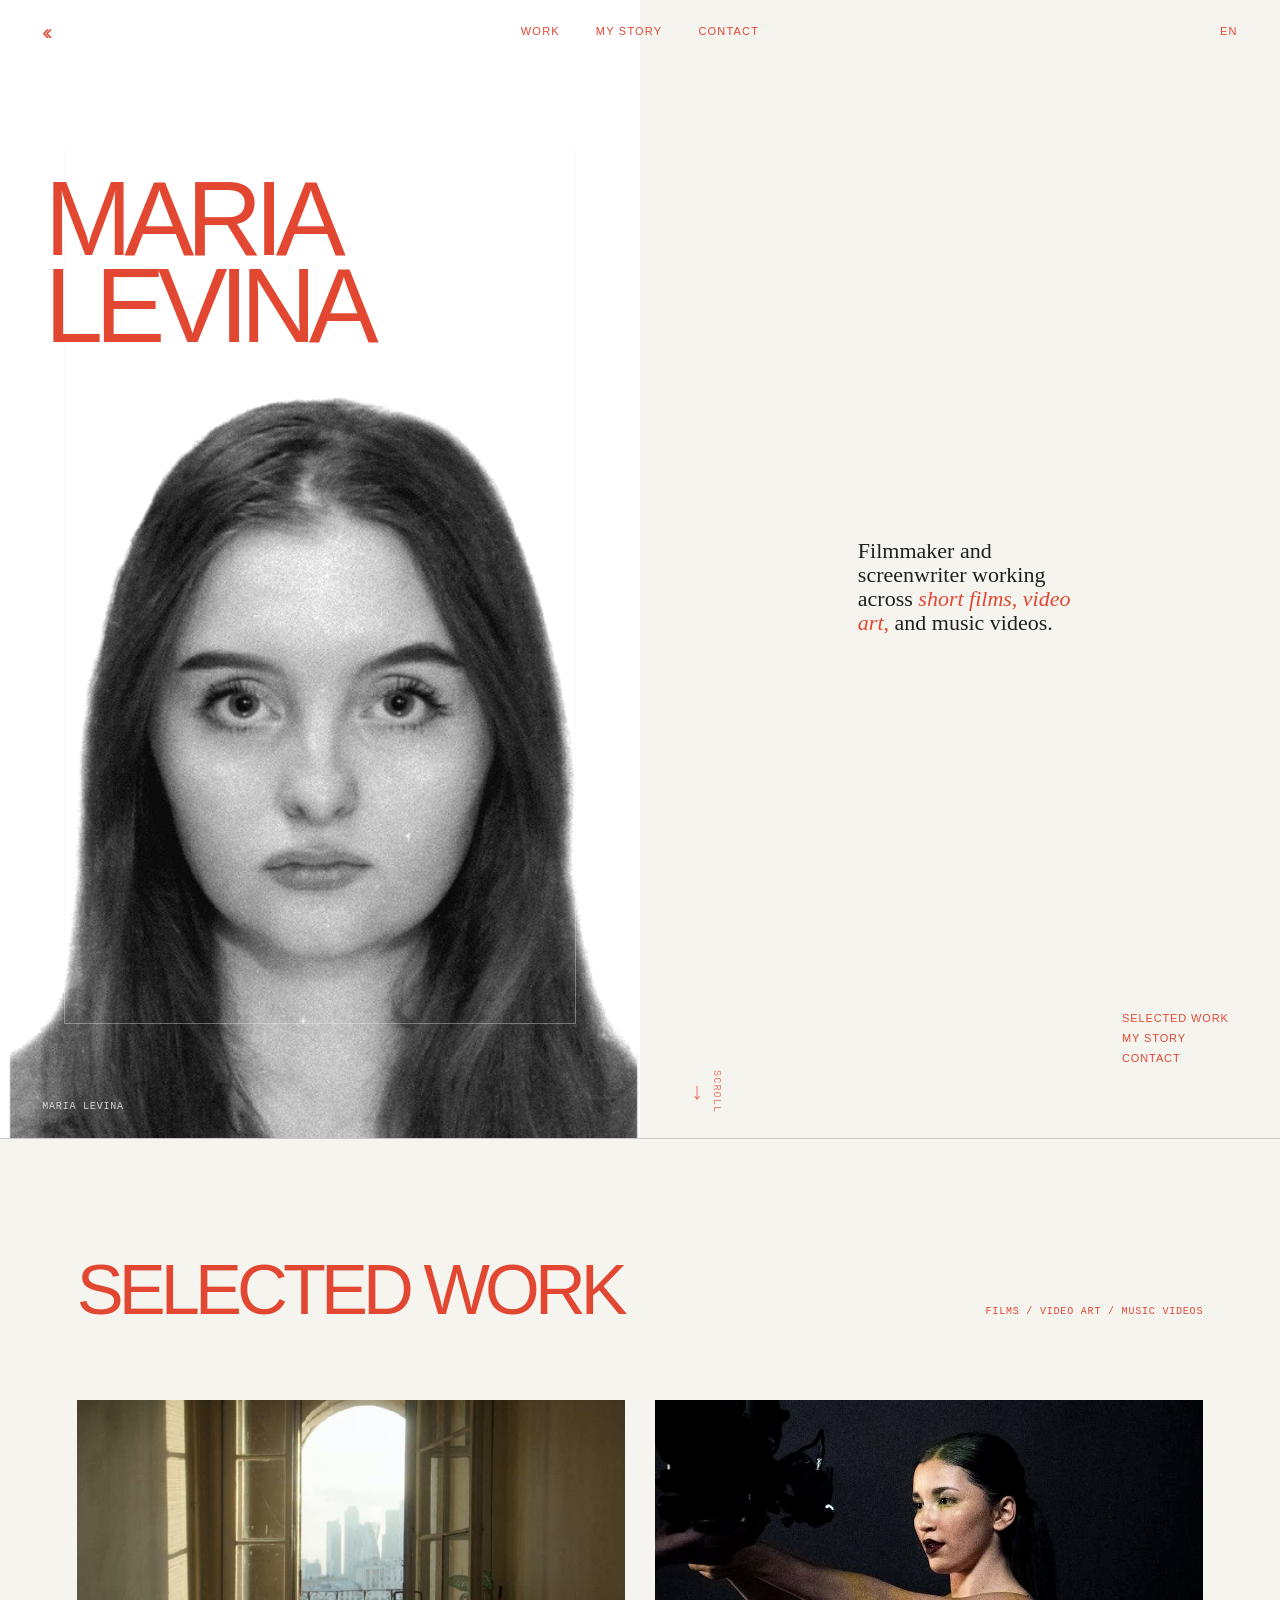
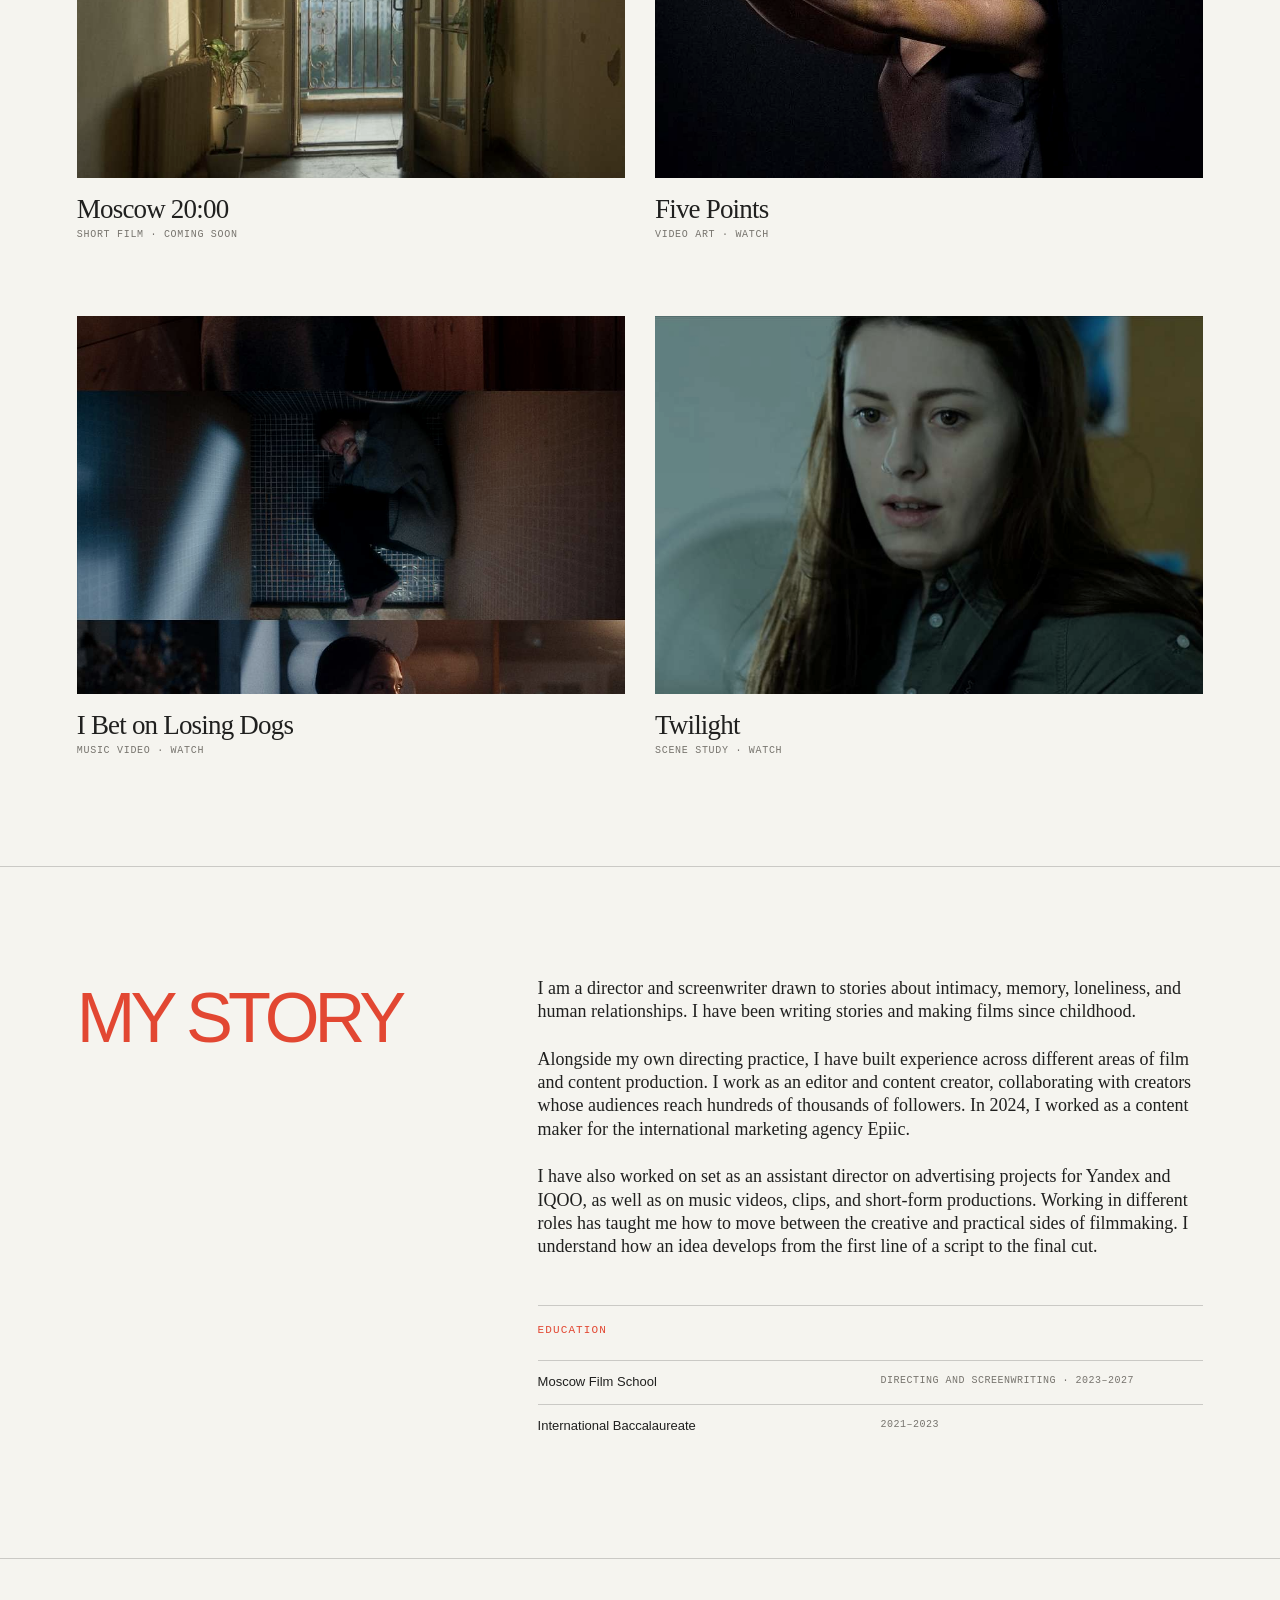
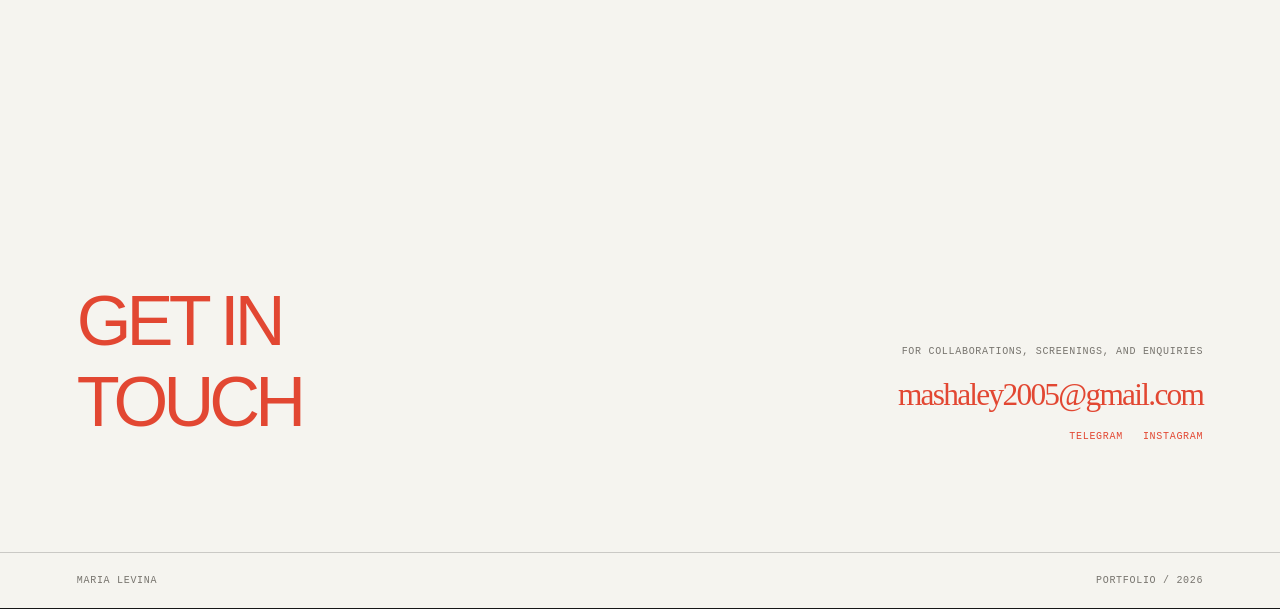
<file: index.html>
<!doctype html>
<html lang="en">
<head>
  <meta charset="utf-8">
  <meta name="viewport" content="width=device-width, initial-scale=1">
  <meta name="description" content="Maria Levina, filmmaker and screenwriter. Films, video art, music videos, and scene studies.">
  <title>Maria Levina — Filmmaker</title>
  <link rel="stylesheet" href="assets/portfolio.css">
</head>
<body>
  <div class="site-frame">
    <header class="topbar">
      <a class="mark" href="#top" aria-label="Maria Levina home">‹‹</a>
      <nav class="main-nav" aria-label="Main navigation">
        <a href="#work">Work</a><a href="#story">My story</a><a href="#contact">Contact</a>
      </nav>
      <a class="language" href="#" aria-label="English language">EN</a>
    </header>
    <main id="top">
      <section class="hero" aria-labelledby="hero-title">
        <div class="hero-visual"><img src="assets/maria-portrait.jpg" alt="Portrait of Maria Levina"></div>
        <div class="hero-copy">
          <h1 class="hero-title" id="hero-title">Maria<br>Levina</h1>
          <p class="hero-intro">Filmmaker and screenwriter working across <em>short films, video art,</em> and music videos.</p>
          <div class="scroll-indicator" aria-hidden="true"><span>SCROLL</span><span class="scroll-arrow">↓</span></div>
          <nav class="hero-links" aria-label="Quick links"><a href="#work">Selected work</a><a href="#story">My story</a><a href="#contact">Contact</a></nav>
        </div>
      </section>
      <section class="section" id="work" aria-labelledby="work-title">
        <div class="section-head"><h2 id="work-title">Selected work</h2><span>Films / video art / music videos</span></div>
        <div class="work-grid">
          <a class="project" href="projects/moscow-2000.html"><div class="project-visual"><img src="assets/p5-img1.jpeg" alt="Film still from Moscow 20:00"></div><h3>Moscow 20:00</h3><p>Short film · Coming soon</p></a>
          <a class="project" href="projects/five-points.html"><div class="project-visual"><img src="assets/p6-img3.jpeg" alt="Film still from Five Points"></div><h3>Five Points</h3><p>Video art · Watch</p></a>
          <a class="project" href="projects/i-bet-on-losing-dogs.html"><div class="project-visual"><img src="assets/p7-img1.jpeg" alt="Film still from I Bet on Losing Dogs"></div><h3>I Bet on Losing Dogs</h3><p>Music video · Watch</p></a>
          <a class="project" href="projects/twilight.html"><div class="project-visual"><img src="assets/p9-img1.jpeg" alt="Film still from Twilight"></div><h3>Twilight</h3><p>Scene study · Watch</p></a>
        </div>
      </section>
      <section class="section story" id="story" aria-labelledby="story-title"><div><h2 id="story-title">My story</h2></div><div class="story-copy"><p>I am a director and screenwriter drawn to stories about intimacy, memory, loneliness, and human relationships. I have been writing stories and making films since childhood.</p><p>Alongside my own directing practice, I have built experience across different areas of film and content production. I work as an editor and content creator, collaborating with creators whose audiences reach hundreds of thousands of followers. In 2024, I worked as a content maker for the international marketing agency Epiic.</p><p>I have also worked on set as an assistant director on advertising projects for Yandex and IQOO, as well as on music videos, clips, and short-form productions. Working in different roles has taught me how to move between the creative and practical sides of filmmaking. I understand how an idea develops from the first line of a script to the final cut.</p><div class="education"><p class="education-label">Education</p><div><strong>Moscow Film School</strong><span>Directing and Screenwriting · 2023–2027</span></div><div><strong>International Baccalaureate</strong><span>2021–2023</span></div></div></div></section>
      <section class="section contact" id="contact" aria-labelledby="contact-title"><div><h2 id="contact-title">Get in<br>touch</h2></div><div class="contact-details"><p>For collaborations, screenings, and enquiries</p><a class="email" href="mailto:mashaley2005@gmail.com">mashaley2005@gmail.com</a><div class="socials"><a href="https://t.me/mashaleyyyyy">Telegram</a><a href="https://www.instagram.com/mashaleyyyyy/" target="_blank" rel="noopener">Instagram</a></div></div></section>
    </main>
    <footer><span>Maria Levina</span><span>Portfolio / 2026</span></footer>
  </div>
</body>
</html>
</file>
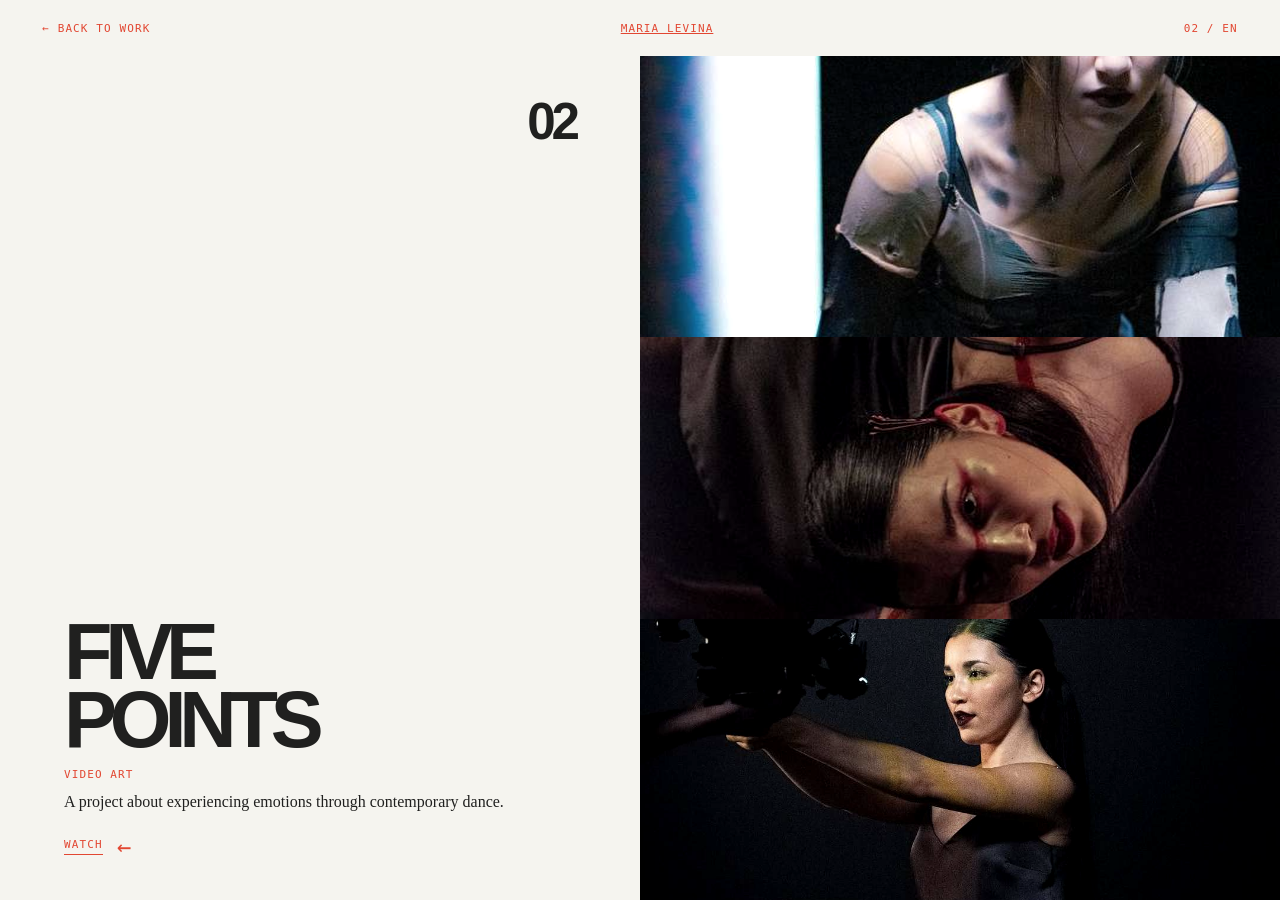
<file: projects/five-points.html>
<!doctype html>
<html lang="en"><head><meta charset="utf-8"><meta name="viewport" content="width=device-width, initial-scale=1"><title>Five Points — Maria Levina</title><link rel="stylesheet" href="../assets/portfolio.css"></head><body><div class="project-page five-points-page"><header class="project-header"><a class="back-link" href="../index.html#work">← Back to work</a><a href="../index.html">Maria Levina</a><span>02 / EN</span></header><main class="project-layout"><section class="project-info"><span class="project-number">02</span><div><h1>Five<br>Points</h1><p class="project-type">Video art</p><p class="project-description">A project about experiencing emotions through contemporary dance.</p><a class="watch-link" href="https://disk.yandex.ru/i/bUuNhQfCQoHjyQ" target="_blank" rel="noopener"><span>Watch</span></a></div></section><section class="project-images"><img src="../assets/p6-img1.jpeg" alt="Film still from Five Points"><img src="../assets/p6-img2.jpeg" alt="Film still from Five Points"><img src="../assets/p6-img3.jpeg" alt="Film still from Five Points"></section></main></div></body></html>
</file>
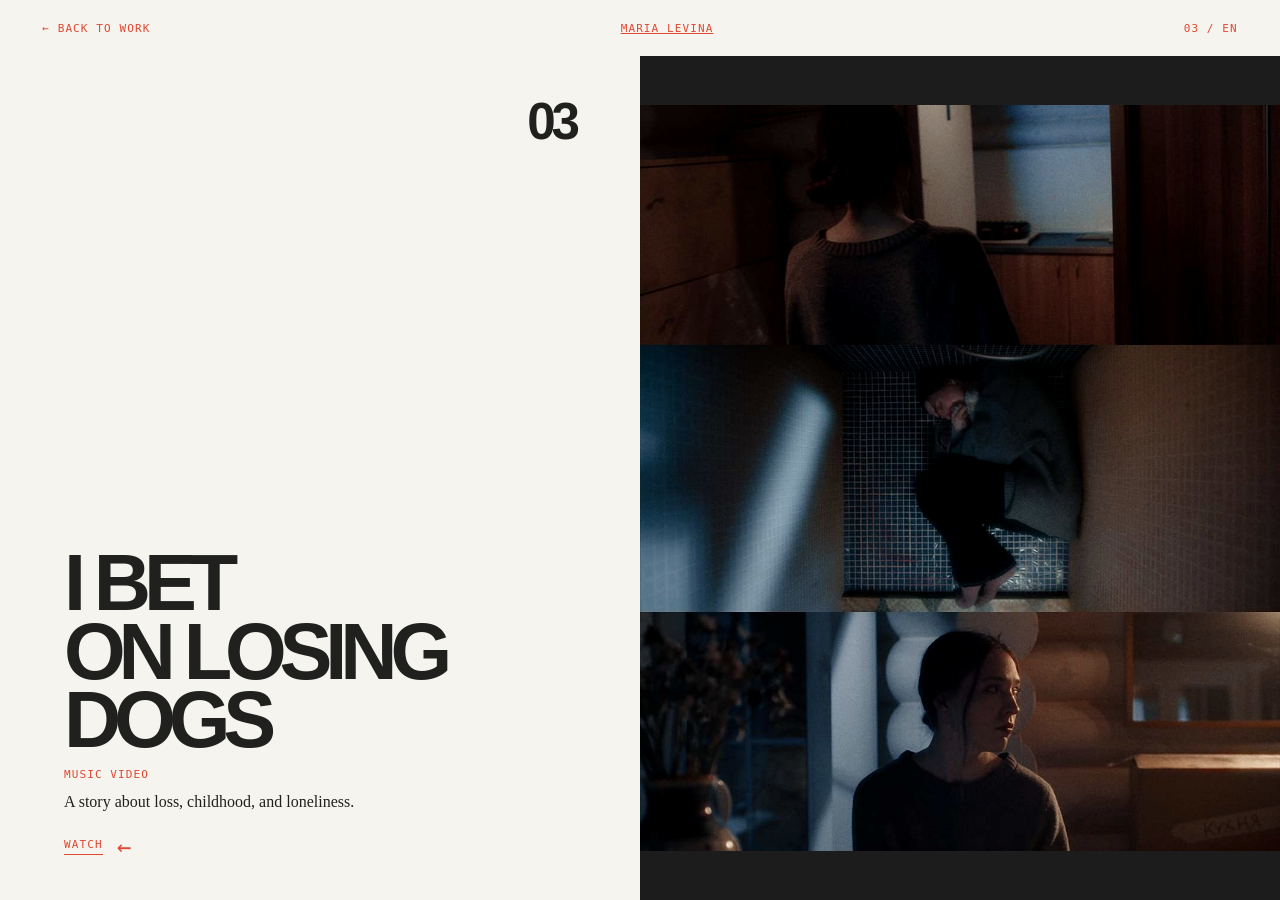
<file: projects/i-bet-on-losing-dogs.html>
<!doctype html>
<html lang="en"><head><meta charset="utf-8"><meta name="viewport" content="width=device-width, initial-scale=1"><title>I Bet on Losing Dogs — Maria Levina</title><link rel="stylesheet" href="../assets/portfolio.css"></head><body><div class="project-page"><header class="project-header"><a class="back-link" href="../index.html#work">← Back to work</a><a href="../index.html">Maria Levina</a><span>03 / EN</span></header><main class="project-layout"><section class="project-info"><span class="project-number">03</span><div><h1>I Bet<br>on Losing<br>Dogs</h1><p class="project-type">Music video</p><p class="project-description">A story about loss, childhood, and loneliness.</p><a class="watch-link" href="https://disk.yandex.ru/d/JG_ht0PJPI0XJQ" target="_blank" rel="noopener"><span>Watch</span></a></div></section><section class="project-images single"><img src="../assets/p7-img1.jpeg" alt="Film still from I Bet on Losing Dogs"></section></main></div></body></html>
</file>
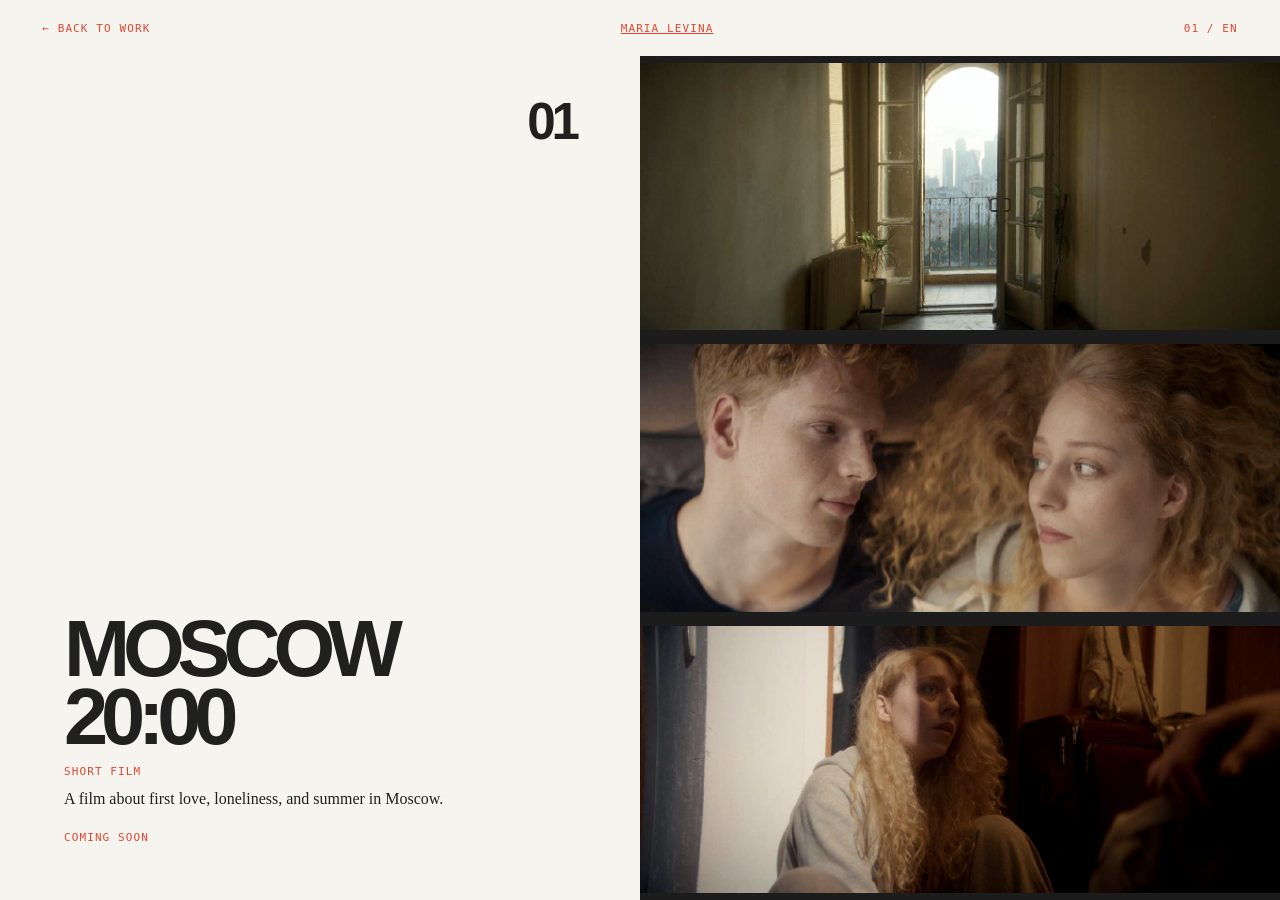
<file: projects/moscow-2000.html>
<!doctype html>
<html lang="en"><head><meta charset="utf-8"><meta name="viewport" content="width=device-width, initial-scale=1"><title>Moscow 20:00 — Maria Levina</title><link rel="stylesheet" href="../assets/portfolio.css"></head><body><div class="project-page"><header class="project-header"><a class="back-link" href="../index.html#work">← Back to work</a><a href="../index.html">Maria Levina</a><span>01 / EN</span></header><main class="project-layout"><section class="project-info"><span class="project-number">01</span><div><h1>Moscow<br>20:00</h1><p class="project-type">Short film</p><p class="project-description">A film about first love, loneliness, and summer in Moscow.</p><p class="coming-soon">Coming soon</p></div></section><section class="project-images"><img src="../assets/p5-img1.jpeg" alt="Film still from Moscow 20:00"><img src="../assets/p5-img2.jpeg" alt="Film still from Moscow 20:00"><img src="../assets/p5-img3.jpeg" alt="Film still from Moscow 20:00"></section></main></div></body></html>
</file>
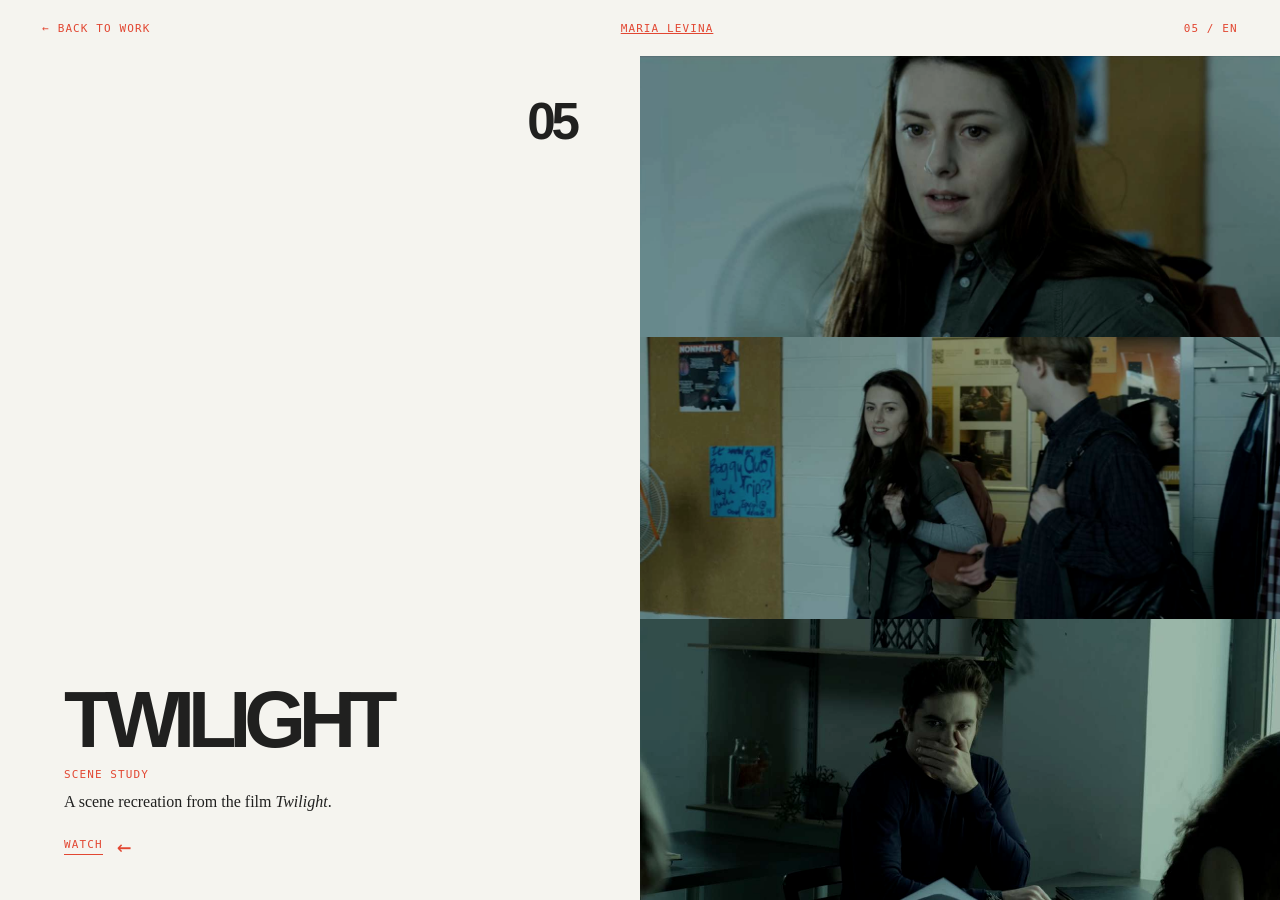
<file: projects/twilight.html>
<!doctype html>
<html lang="en"><head><meta charset="utf-8"><meta name="viewport" content="width=device-width, initial-scale=1"><title>Twilight — Maria Levina</title><link rel="stylesheet" href="../assets/portfolio.css"></head><body><div class="project-page twilight-page"><header class="project-header"><a class="back-link" href="../index.html#work">← Back to work</a><a href="../index.html">Maria Levina</a><span>05 / EN</span></header><main class="project-layout"><section class="project-info"><span class="project-number">05</span><div><h1>Twilight</h1><p class="project-type">Scene study</p><p class="project-description">A scene recreation from the film <em>Twilight</em>.</p><a class="watch-link" href="https://disk.yandex.ru/i/wBrs4zteIP7AIg" target="_blank" rel="noopener"><span>Watch</span></a></div></section><section class="project-images"><img src="../assets/p9-img1.jpeg" alt="Film still from Twilight"><img src="../assets/p9-img2.jpeg" alt="Film still from Twilight"><img src="../assets/p9-img3.jpeg" alt="Film still from Twilight"></section></main></div></body></html>
</file>
<file: assets/portfolio.css>
:root {
  --paper: #f5f4ef;
  --black: #171717;
  --ink: #20201f;
  --red: #e24732;
  --red-soft: #ec7967;
  --muted: #77746e;
  --line: rgba(32,32,31,.2);
  --sans: Arial, Helvetica, sans-serif;
  --mono: "SFMono-Regular", Consolas, monospace;
}
* { box-sizing: border-box; }
html { scroll-behavior: smooth; }
body { margin: 0; background: var(--black); color: var(--ink); font-family: var(--sans); }
a { color: inherit; }
::selection { color: var(--paper); background: var(--red); }
.site-frame { min-height: 100svh; background: var(--paper); overflow: hidden; }
.topbar { position: absolute; z-index: 5; top: 0; left: 0; right: 0; display: grid; grid-template-columns: 1fr auto 1fr; align-items: start; padding: 25px 3.3vw; color: var(--red); font-size: 11px; letter-spacing: .11em; text-transform: uppercase; }
.mark { font-size: 22px; line-height: .7; text-decoration: none; letter-spacing: -.2em; width: 28px; }
.main-nav { display: flex; gap: 36px; justify-content: center; }
.main-nav a, .language { text-decoration: none; }
.main-nav a:hover, .main-nav a:focus-visible, .language:hover, .language:focus-visible { color: var(--ink); }
.language { justify-self: end; }
.hero { min-height: 100svh; display: grid; grid-template-columns: 1fr 1fr; position: relative; }
.hero-visual { position: relative; min-height: 640px; overflow: hidden; background: #777; }
.hero-visual img { width: 100%; height: 100%; object-fit: cover; object-position: center top; display: block; transform: scale(1.32); transform-origin: center top; filter: saturate(.76) contrast(1.04); }
.hero-visual::before { content: ''; position: absolute; z-index: 1; inset: 13% 10% 10% 10%; border: 1px solid rgba(245,244,239,.36); pointer-events: none; }
.hero-visual::after { content: 'MARIA LEVINA'; position: absolute; z-index: 2; left: 3.3vw; bottom: 26px; color: rgba(245,244,239,.8); font: 10px var(--mono); letter-spacing: .08em; }
.hero-copy { position: relative; background: var(--paper); display: flex; align-items: center; padding: 12vh 4vw 8vh; }
.hero-copy::after { content: none; }
.scroll-indicator { position: absolute; left: 4vw; bottom: 25px; z-index: 4; display: inline-flex; flex-direction: column; align-items: center; gap: 7px; color: var(--red-soft); font: 10px var(--mono); letter-spacing: .12em; writing-mode: vertical-rl; }
.scroll-arrow { font: 24px/1 var(--sans); writing-mode: horizontal-tb; }
.hero-title { position: absolute; z-index: 3; left: -93%; top: 23%; transform: translateY(-50%); width: max-content; margin: 0; color: var(--red); font-weight: 300; font-size: clamp(48px, 8.2vw, 150px); line-height: .83; letter-spacing: -.075em; text-transform: uppercase; }
.hero-intro { margin-left: 31%; max-width: 235px; color: var(--ink); font-family: Georgia, serif; font-size: 22px; line-height: 1.08; }
.hero-intro em { color: var(--red); }
.hero-links { position: absolute; right: 4vw; bottom: 74px; display: grid; gap: 8px; color: var(--red); font-size: 11px; letter-spacing: .08em; text-transform: uppercase; }
.hero-links a { text-decoration: none; }
.hero-links a:hover, .hero-links a:focus-visible { color: var(--ink); }
.down-arrow { display: none; }
.section { background: var(--paper); border-top: 1px solid var(--line); padding: 110px 6vw; }
.section-head { display: flex; justify-content: space-between; align-items: baseline; gap: 30px; margin-bottom: 70px; color: var(--red); }
.section-head h2 { margin: 0; font-size: clamp(32px, 5.5vw, 84px); font-weight: 300; letter-spacing: -.07em; text-transform: uppercase; }
.section-head span { font: 10px var(--mono); letter-spacing: .08em; text-transform: uppercase; }
.work-grid { display: grid; grid-template-columns: repeat(2, 1fr); gap: 76px 30px; }
.project { display: block; text-decoration: none; }
.project-visual { aspect-ratio: 1.45; background: #d9d3c8; position: relative; overflow: hidden; }
.project-visual img { width: 100%; height: 100%; display: block; object-fit: cover; filter: saturate(.8) contrast(1.03); transition: transform .45s ease, filter .45s ease; }
.project:hover .project-visual img, .project:focus-visible .project-visual img { transform: scale(1.025); filter: saturate(1) contrast(1.06); }
.project h3 { margin: 16px 0 4px; font: 300 27px Georgia, serif; letter-spacing: -.03em; }
.project p { margin: 0; color: var(--muted); font: 10px var(--mono); letter-spacing: .07em; text-transform: uppercase; }
.project:hover h3, .project:focus-visible h3 { color: var(--red); }
.story { min-height: 58vh; display: grid; grid-template-columns: .7fr 1.3fr; gap: 8vw; }
.story h2 { margin: 0; color: var(--red); font-size: clamp(32px, 5.5vw, 84px); font-weight: 300; letter-spacing: -.07em; text-transform: uppercase; }
.story-copy { max-width: 700px; font: 18px/1.3 Georgia, serif; }
.story-copy > p { margin: 0 0 24px; }
.education { margin-top: 46px; padding-top: 18px; border-top: 1px solid var(--line); font-family: var(--sans); }
.education-label { margin: 0 0 24px; color: var(--red); font: 11px var(--mono); letter-spacing: .1em; text-transform: uppercase; }
.education > div { display: grid; grid-template-columns: 1fr 1fr; gap: 20px; padding: 13px 0; border-top: 1px solid var(--line); }
.education strong { font-size: 13px; font-weight: 400; }
.education span { color: var(--muted); font: 10px/1.35 var(--mono); letter-spacing: .05em; text-transform: uppercase; }
.contact { min-height: 66vh; display: grid; grid-template-columns: 1fr 1fr; gap: 8vw; align-items: end; }
.contact h2 { margin: 0; color: var(--red); font-size: clamp(32px, 5.5vw, 84px); font-weight: 300; letter-spacing: -.07em; text-transform: uppercase; }
.contact-details { justify-self: end; text-align: right; }
.contact-details p { margin: 0 0 20px; color: var(--muted); font: 10px var(--mono); letter-spacing: .07em; text-transform: uppercase; }
.email { color: var(--red); font: 300 clamp(18px, 2.45vw, 42px) Georgia, serif; letter-spacing: -.055em; text-decoration: none; white-space: nowrap; }
.socials { display: flex; justify-content: flex-end; gap: 20px; margin-top: 18px; color: var(--red); font: 10px var(--mono); letter-spacing: .07em; text-transform: uppercase; }
.socials a { text-decoration: none; }
footer { display: flex; justify-content: space-between; padding: 22px 6vw; background: var(--paper); color: var(--muted); border-top: 1px solid var(--line); font: 10px var(--mono); letter-spacing: .07em; text-transform: uppercase; }
.project-page { min-height: 100svh; background: var(--paper); }
.project-header { height: 56px; display: flex; justify-content: space-between; align-items: center; padding: 19px 3.3vw; color: var(--red); font: 11px var(--mono); letter-spacing: .1em; text-transform: uppercase; }
.back-link { text-decoration: none; }
.back-link:hover, .project-header a:focus-visible { color: var(--ink); }
.project-layout { min-height: calc(100svh - 56px); display: grid; grid-template-columns: 1fr 1fr; }
.project-info { min-height: calc(100svh - 56px); padding: 4vh 5vw 5vh; display: flex; flex-direction: column; justify-content: space-between; }
.project-number { align-self: flex-end; color: var(--ink); font-size: clamp(28px, 4vw, 62px); font-weight: 700; letter-spacing: -.08em; }
.project-info h1 { max-width: 640px; margin: auto 0 14px; color: var(--ink); font-size: clamp(40px, 6.2vw, 106px); font-weight: 700; line-height: .86; letter-spacing: -.09em; text-transform: uppercase; }
.project-type { margin: 0 0 12px; color: var(--red); font: 11px var(--mono); letter-spacing: .1em; text-transform: uppercase; }
.project-description { max-width: 480px; margin: 0 0 22px; font: 16px/1.18 Georgia, serif; }
.watch-link { display: inline-flex; align-items: center; gap: 14px; width: fit-content; color: var(--red); font: 11px var(--mono); letter-spacing: .1em; text-transform: uppercase; text-decoration: none; }
.watch-link span { border-bottom: 1px solid currentColor; padding-bottom: 3px; }
.watch-link::after { content: '←'; font-size: 24px; line-height: .5; }
.watch-link:hover, .watch-link:focus-visible { color: var(--ink); }
.coming-soon { color: var(--red); font: 11px var(--mono); letter-spacing: .1em; text-transform: uppercase; }
.project-images { min-height: calc(100svh - 56px); display: grid; grid-template-rows: repeat(3, minmax(0, 1fr)); background: #222; }
.project-images img { display: block; width: 100%; height: 100%; min-height: 0; object-fit: contain; background: #222; filter: saturate(.78) contrast(1.06); }
.project-images.single { display: block; }
.project-images.single img { height: 100%; min-height: calc(100svh - 56px); }
@media (max-width: 720px) {
  .topbar { padding: 20px 5vw; grid-template-columns: 1fr auto; }
  .main-nav { gap: 14px; grid-column: 1 / -1; grid-row: 2; justify-content: flex-start; margin-top: 24px; font-size: 9px; }
  .language { font-size: 10px; }
  .hero { display: block; }
  .hero-visual { min-height: 63svh; }
  .hero-visual img { transform: scale(1.18); transform-origin: center top; }
  .hero-copy { min-height: 57svh; padding: 40px 5vw 80px; align-items: flex-end; }
  .hero-title { left: 5vw; top: -12%; transform: none; font-size: clamp(48px, 15vw, 90px); white-space: normal; width: 90vw; }
  .hero-intro { margin-left: 0; max-width: 220px; }
  .hero-links { right: 5vw; bottom: 72px; }
  .scroll-indicator { left: 5vw; bottom: 25px; }
  .section { padding: 70px 5vw; }
  .section-head { display: block; margin-bottom: 40px; }
  .section-head span { display: block; margin-top: 12px; }
  .work-grid { display: block; }
  .project { margin-bottom: 50px; }
  .story, .contact { display: block; }
  .story-copy { margin-top: 40px; font-size: 17px; }
  .education { margin-top: 36px; }
  .education > div { grid-template-columns: 1fr; gap: 6px; }
  .contact-details { margin-top: 70px; text-align: left; }
  .socials { justify-content: flex-start; }
  footer { padding: 18px 5vw; }
  .project-page { min-height: 0; height: 100svh; overflow: hidden; }
  .project-header { height: 58px; padding: 18px 5vw; font-size: 9px; }
  .project-layout { height: calc(100svh - 58px); display: flex; flex-direction: column-reverse; }
  .project-images, .project-images.single { height: 44%; min-height: 0; flex: 0 0 44%; }
  .project-images.single img { height: 100%; min-height: 0; }
  .project-images img { min-height: 0; }
  .project-info { height: 56%; min-height: 0; padding: 18px 5vw 30px; flex: 0 0 56%; }
  .project-info h1 { margin: 18px 0 10px; font-size: clamp(38px, 11vw, 76px); }
  .project-number { font-size: 28px; }
  .project-description { margin-bottom: 16px; font-size: 15px; }
  .email { font-size: 19px; }
}
@media (prefers-reduced-motion: reduce) { html { scroll-behavior: auto; } .project-visual img { transition: none; } }
@media (min-width: 721px) {
  .five-points-page, .twilight-page { height: 100svh; overflow: hidden; }
  .five-points-page .project-layout, .twilight-page .project-layout { height: calc(100svh - 56px); min-height: 0; }
  .five-points-page .project-info, .twilight-page .project-info { height: 100%; min-height: 0; padding: 4vh 5vw 5vh; }
  .five-points-page .project-images, .twilight-page .project-images { height: 100%; min-height: 0; grid-template-rows: repeat(3, minmax(0, 1fr)); }
  .five-points-page .project-images img, .twilight-page .project-images img { height: 100%; min-height: 0; object-fit: contain; }
}
.five-points-page .project-images img, .twilight-page .project-images img { object-fit: cover; }
.five-points-page .project-images, .twilight-page .project-images { gap: 0; }
@media (min-width: 721px) {
  .five-points-page { height: 100svh !important; overflow: hidden !important; }
  .five-points-page .project-layout { height: calc(100svh - 56px) !important; min-height: 0 !important; }
  .five-points-page .project-info { height: 100% !important; min-height: 0 !important; overflow: hidden; }
  .five-points-page .project-images { height: 100% !important; min-height: 0 !important; overflow: hidden; grid-template-rows: repeat(3, 1fr) !important; }
  .five-points-page .project-images img { height: 100% !important; min-height: 0 !important; object-fit: cover !important; }
}
:focus-visible { outline: 2px solid var(--red); outline-offset: 5px; }
</file>
